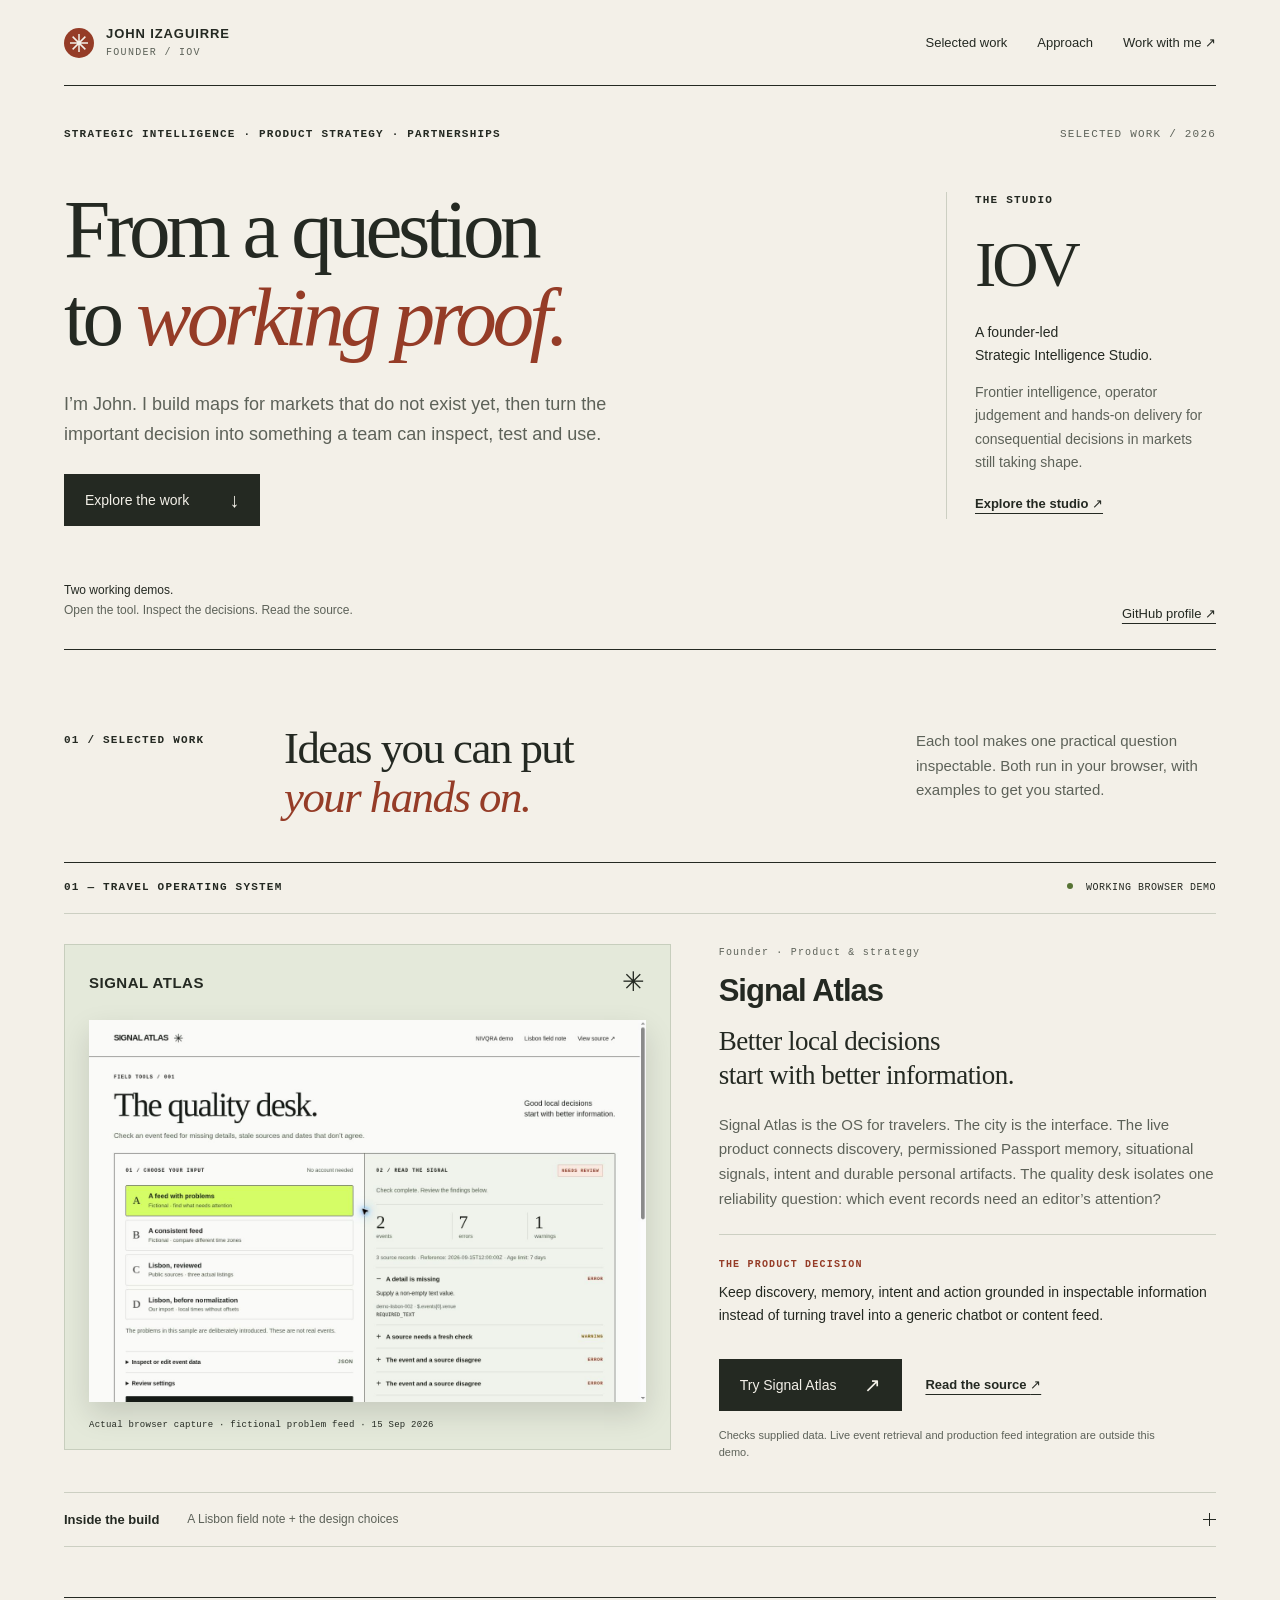
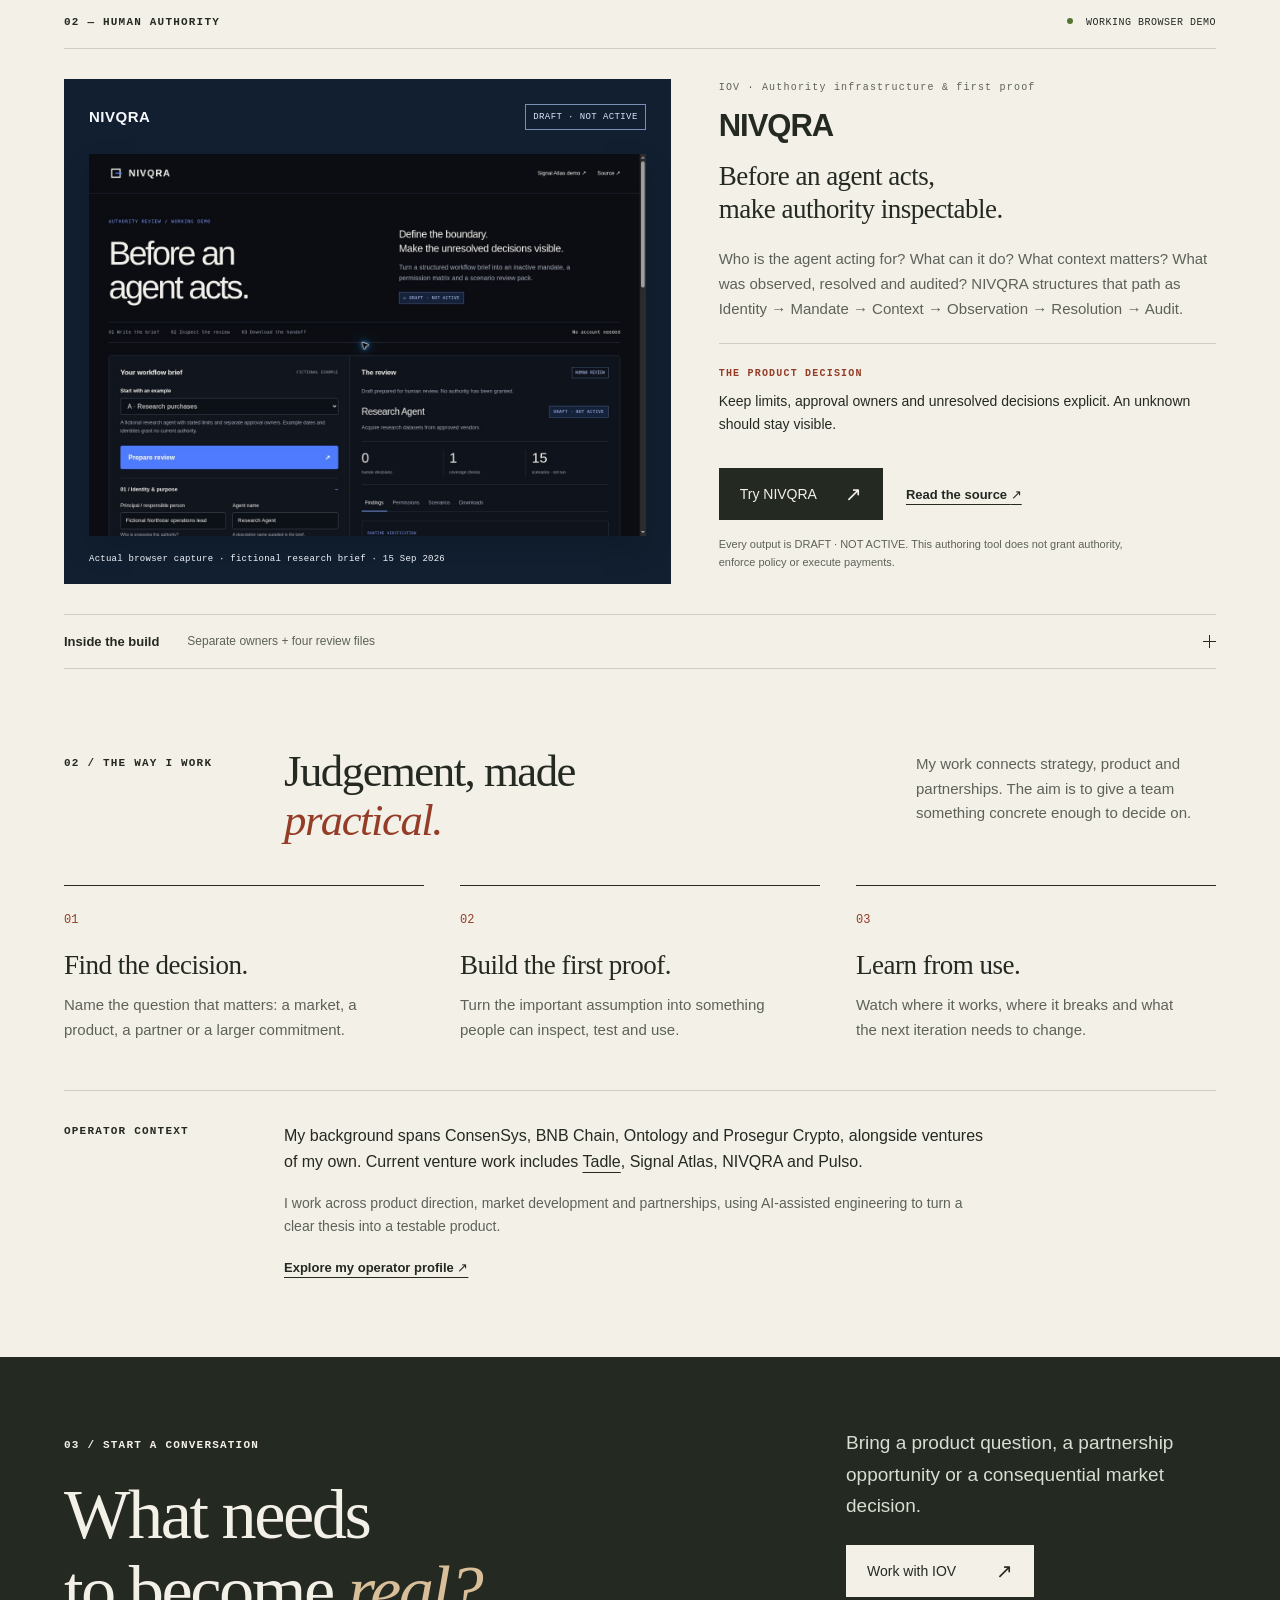
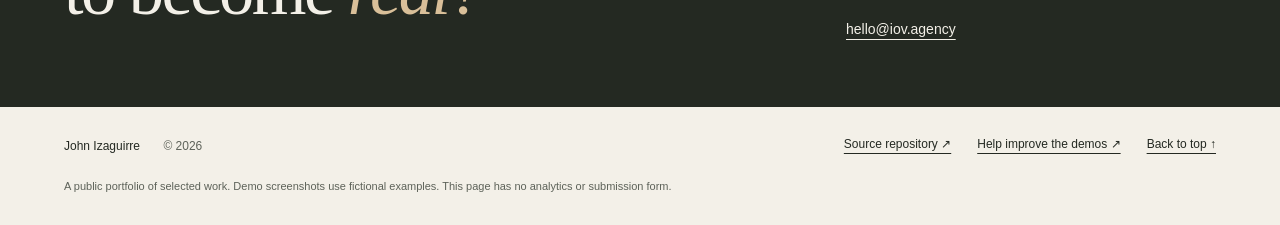
<file: demo/work/index.html>
<!doctype html>
<html lang="en">
<head>
  <meta charset="utf-8">
  <meta name="viewport" content="width=device-width, initial-scale=1">
  <meta name="description" content="John Izaguirre, founder of IOV. Selected work in strategic intelligence, travel operating systems and human authority for autonomous systems.">
  <meta name="theme-color" content="#f3f0e8">
  <meta name="referrer" content="no-referrer">
  <meta property="og:type" content="website">
  <meta property="og:title" content="John Izaguirre · From a question to working proof">
  <meta property="og:description" content="Selected work from IOV: Signal Atlas, NIVQRA and the decisions behind two working demos.">
  <meta property="og:url" content="https://izaguirrejohn-ship-it.github.io/izaguirrejohn-ship-it/work/">
  <link rel="canonical" href="https://izaguirrejohn-ship-it.github.io/izaguirrejohn-ship-it/work/">
  <link rel="icon" href="assets/mark.svg" type="image/svg+xml">
  <link rel="stylesheet" href="styles.css?v=1">
  <title>John Izaguirre · Selected work / IOV</title>
</head>
<body>
  <a class="skip" href="#main">Skip to content</a>
  <header class="masthead wrap">
    <a class="identity" href="./" aria-label="John Izaguirre — selected work"><img src="assets/mark.svg" alt="" width="30" height="30"><span>JOHN IZAGUIRRE<small>FOUNDER / IOV</small></span></a>
    <nav aria-label="Main"><a href="#work">Selected work</a><a href="#approach">Approach</a><a href="#contact">Work with me <span aria-hidden="true">↗</span></a></nav>
  </header>
  <main id="main">
    <section class="hero wrap" aria-labelledby="hero-title">
      <div class="hero-top"><p class="eyebrow">STRATEGIC INTELLIGENCE · PRODUCT STRATEGY · PARTNERSHIPS</p><p class="edition">SELECTED WORK / 2026</p></div>
      <div class="hero-grid"><div><h1 id="hero-title">From a question<br>to <em>working proof.</em></h1><p class="hero-copy">I’m John. I build maps for markets that do not exist yet, then turn the important decision into something a team can inspect, test and use.</p><a class="button dark" href="#work">Explore the work <span aria-hidden="true">↓</span></a></div><aside class="studio-note" aria-label="About IOV"><p class="eyebrow">THE STUDIO</p><p class="studio-name">IOV</p><p>A founder-led<br><strong>Strategic Intelligence Studio.</strong></p><p class="muted">Frontier intelligence, operator judgement and hands-on delivery for consequential decisions in markets still taking shape.</p><a class="text-link" href="https://iov.agency">Explore the studio <span aria-hidden="true">↗</span></a></aside></div>
      <div class="hero-bottom"><p>Two working demos.<br><span>Open the tool. Inspect the decisions. Read the source.</span></p><a href="https://github.com/izaguirrejohn-ship-it">GitHub profile <span aria-hidden="true">↗</span></a></div>
    </section>

    <section id="work" class="work wrap" aria-labelledby="work-title">
      <div class="section-heading"><p class="eyebrow">01 / SELECTED WORK</p><h2 id="work-title">Ideas you can put<br><em>your hands on.</em></h2><p>Each tool makes one practical question inspectable. Both run in your browser, with examples to get you started.</p></div>
      <article id="signal-atlas" class="project" aria-labelledby="signal-title">
        <div class="project-top"><span class="eyebrow">01 — TRAVEL OPERATING SYSTEM</span><span class="status"><i aria-hidden="true"></i> WORKING BROWSER DEMO</span></div>
        <div class="project-grid">
          <div class="project-visual signal-visual"><div class="visual-heading"><span>SIGNAL ATLAS</span><span aria-hidden="true">✳</span></div><a class="capture-link" href="assets/signal-atlas.jpg" aria-label="Open the full Signal Atlas demo screenshot"><img src="assets/signal-atlas.jpg" width="1348" height="926" alt="Signal Atlas quality desk with the fictional problem feed selected and its findings displayed." loading="lazy" decoding="async"></a><p class="caption">Actual browser capture · fictional problem feed · 15 Sep 2026</p></div>
          <div class="project-copy"><p class="project-role">Founder · Product & strategy</p><h3 id="signal-title">Signal Atlas</h3><p class="project-deck">Better local decisions<br>start with better information.</p><p>Signal Atlas is the OS for travelers. The city is the interface. The live product connects discovery, permissioned Passport memory, situational signals, intent and durable personal artifacts. The quality desk isolates one reliability question: which event records need an editor’s attention?</p><div class="decision"><span class="eyebrow">THE PRODUCT DECISION</span><p>Keep discovery, memory, intent and action grounded in inspectable information instead of turning travel into a generic chatbot or content feed.</p></div><div class="project-actions"><a class="button dark" href="../">Try Signal Atlas <span aria-hidden="true">↗</span></a><a class="text-link" href="https://github.com/izaguirrejohn-ship-it/izaguirrejohn-ship-it/tree/main/projects/signal-atlas-data-quality">Read the source <span aria-hidden="true">↗</span></a></div><p class="scope">Checks supplied data. Live event retrieval and production feed integration are outside this demo.</p></div>
        </div>
        <details class="build-note"><summary><span>Inside the build</span><span class="summary-hint">A Lisbon field note + the design choices</span><span class="plus" aria-hidden="true"></span></summary><div class="note-grid"><div><h4>One set of rules.</h4><p>The browser runs the same Python checker as the downloadable package. Findings can be exported as JSON or Markdown and traced to a record.</p></div><div><h4>A small, reproducible case.</h4><p>Three public Lisbon listings exposed a gap in our import: nine timestamps lacked a UTC offset. Explicit time-zone normalization removed those nine errors. This measures our import correction, not an error by the organizers.</p></div><div><h4>Evidence has limits.</h4><p>Related publisher pages are not independent corroboration. A clean report does not establish ticket availability or that an event will happen.</p><a class="text-link" href="https://github.com/izaguirrejohn-ship-it/izaguirrejohn-ship-it/blob/main/projects/signal-atlas-data-quality/case-study/README.md">Read the Lisbon field note ↗</a></div></div></details>
      </article>

      <article id="nivqra" class="project" aria-labelledby="nivqra-title">
        <div class="project-top"><span class="eyebrow">02 — HUMAN AUTHORITY</span><span class="status"><i aria-hidden="true"></i> WORKING BROWSER DEMO</span></div>
        <div class="project-grid">
          <div class="project-visual nivqra-visual"><div class="visual-heading"><span>NIVQRA</span><span class="draft-small">DRAFT · NOT ACTIVE</span></div><a class="capture-link" href="assets/nivqra.jpg" aria-label="Open the full NIVQRA demo screenshot"><img src="assets/nivqra.jpg" width="1348" height="926" alt="NIVQRA authority review with a fictional research-purchasing brief and an inactive review." loading="lazy" decoding="async"></a><p class="caption">Actual browser capture · fictional research brief · 15 Sep 2026</p></div>
          <div class="project-copy"><p class="project-role">IOV · Authority infrastructure & first proof</p><h3 id="nivqra-title">NIVQRA</h3><p class="project-deck">Before an agent acts,<br>make authority inspectable.</p><p>Who is the agent acting for? What can it do? What context matters? What was observed, resolved and audited? NIVQRA structures that path as Identity → Mandate → Context → Observation → Resolution → Audit.</p><div class="decision"><span class="eyebrow">THE PRODUCT DECISION</span><p>Keep limits, approval owners and unresolved decisions explicit. An unknown should stay visible.</p></div><div class="project-actions"><a class="button dark" href="../nivqra/">Try NIVQRA <span aria-hidden="true">↗</span></a><a class="text-link" href="https://github.com/izaguirrejohn-ship-it/izaguirrejohn-ship-it/tree/main/projects/nivqra-authority-review">Read the source <span aria-hidden="true">↗</span></a></div><p class="scope">Every output is DRAFT · NOT ACTIVE. This authoring tool does not grant authority, enforce policy or execute payments.</p></div>
        </div>
        <details class="build-note"><summary><span>Inside the build</span><span class="summary-hint">Separate owners + four review files</span><span class="plus" aria-hidden="true"></span></summary><div class="note-grid"><div><h4>Ownership is specific.</h4><p>The person approving a larger amount may differ from the person approving a new counterparty. One name cannot silently fill both responsibilities.</p></div><div><h4>A reviewable handoff.</h4><p>A guided brief produces an inactive mandate, a permission matrix, scenario specifications and a readable review. The browser uses the original Python compiler.</p></div><div><h4>Draft means draft.</h4><p>Scenario specifications are marked not run. They need testing against the actual implementation; generating the documents never activates authority.</p><a class="text-link" href="https://github.com/izaguirrejohn-ship-it/izaguirrejohn-ship-it/blob/main/demo/nivqra/README.md">Read the workflow note ↗</a></div></div></details>
      </article>
    </section>

    <section id="approach" class="approach wrap" aria-labelledby="approach-title"><div class="section-heading"><p class="eyebrow">02 / THE WAY I WORK</p><h2 id="approach-title">Judgement, made<br><em>practical.</em></h2><p>My work connects strategy, product and partnerships. The aim is to give a team something concrete enough to decide on.</p></div><ol class="method"><li><span class="method-number">01</span><h3>Find the decision.</h3><p>Name the question that matters: a market, a product, a partner or a larger commitment.</p></li><li><span class="method-number">02</span><h3>Build the first proof.</h3><p>Turn the important assumption into something people can inspect, test and use.</p></li><li><span class="method-number">03</span><h3>Learn from use.</h3><p>Watch where it works, where it breaks and what the next iteration needs to change.</p></li></ol><div class="background"><p class="eyebrow">OPERATOR CONTEXT</p><div><p>My background spans ConsenSys, BNB Chain, Ontology and Prosegur Crypto, alongside ventures of my own. Current venture work includes <a href="https://tadle.com">Tadle</a>, Signal Atlas, NIVQRA and Pulso.</p><p class="muted">I work across product direction, market development and partnerships, using AI-assisted engineering to turn a clear thesis into a testable product.</p><a class="text-link" href="https://iov.agency/operator">Explore my operator profile ↗</a></div></div></section>

    <section id="contact" class="contact" aria-labelledby="contact-title"><div class="wrap contact-grid"><div><p class="eyebrow">03 / START A CONVERSATION</p><h2 id="contact-title">What needs<br>to become <em>real?</em></h2></div><div class="contact-copy"><p>Bring a product question, a partnership opportunity or a consequential market decision.</p><a class="button light" href="https://iov.agency/contact">Work with IOV <span aria-hidden="true">↗</span></a><a class="email" href="mailto:hello@iov.agency">hello@iov.agency</a></div></div></section>
  </main>
  <footer class="wrap footer"><p>John Izaguirre <span>© 2026</span></p><nav aria-label="Footer"><a href="https://github.com/izaguirrejohn-ship-it/izaguirrejohn-ship-it">Source repository ↗</a><a href="feedback.html">Help improve the demos ↗</a><a href="#main">Back to top ↑</a></nav><p class="footer-note">A public portfolio of selected work. Demo screenshots use fictional examples. This page has no analytics or submission form.</p></footer>
</body>
</html>
</file>
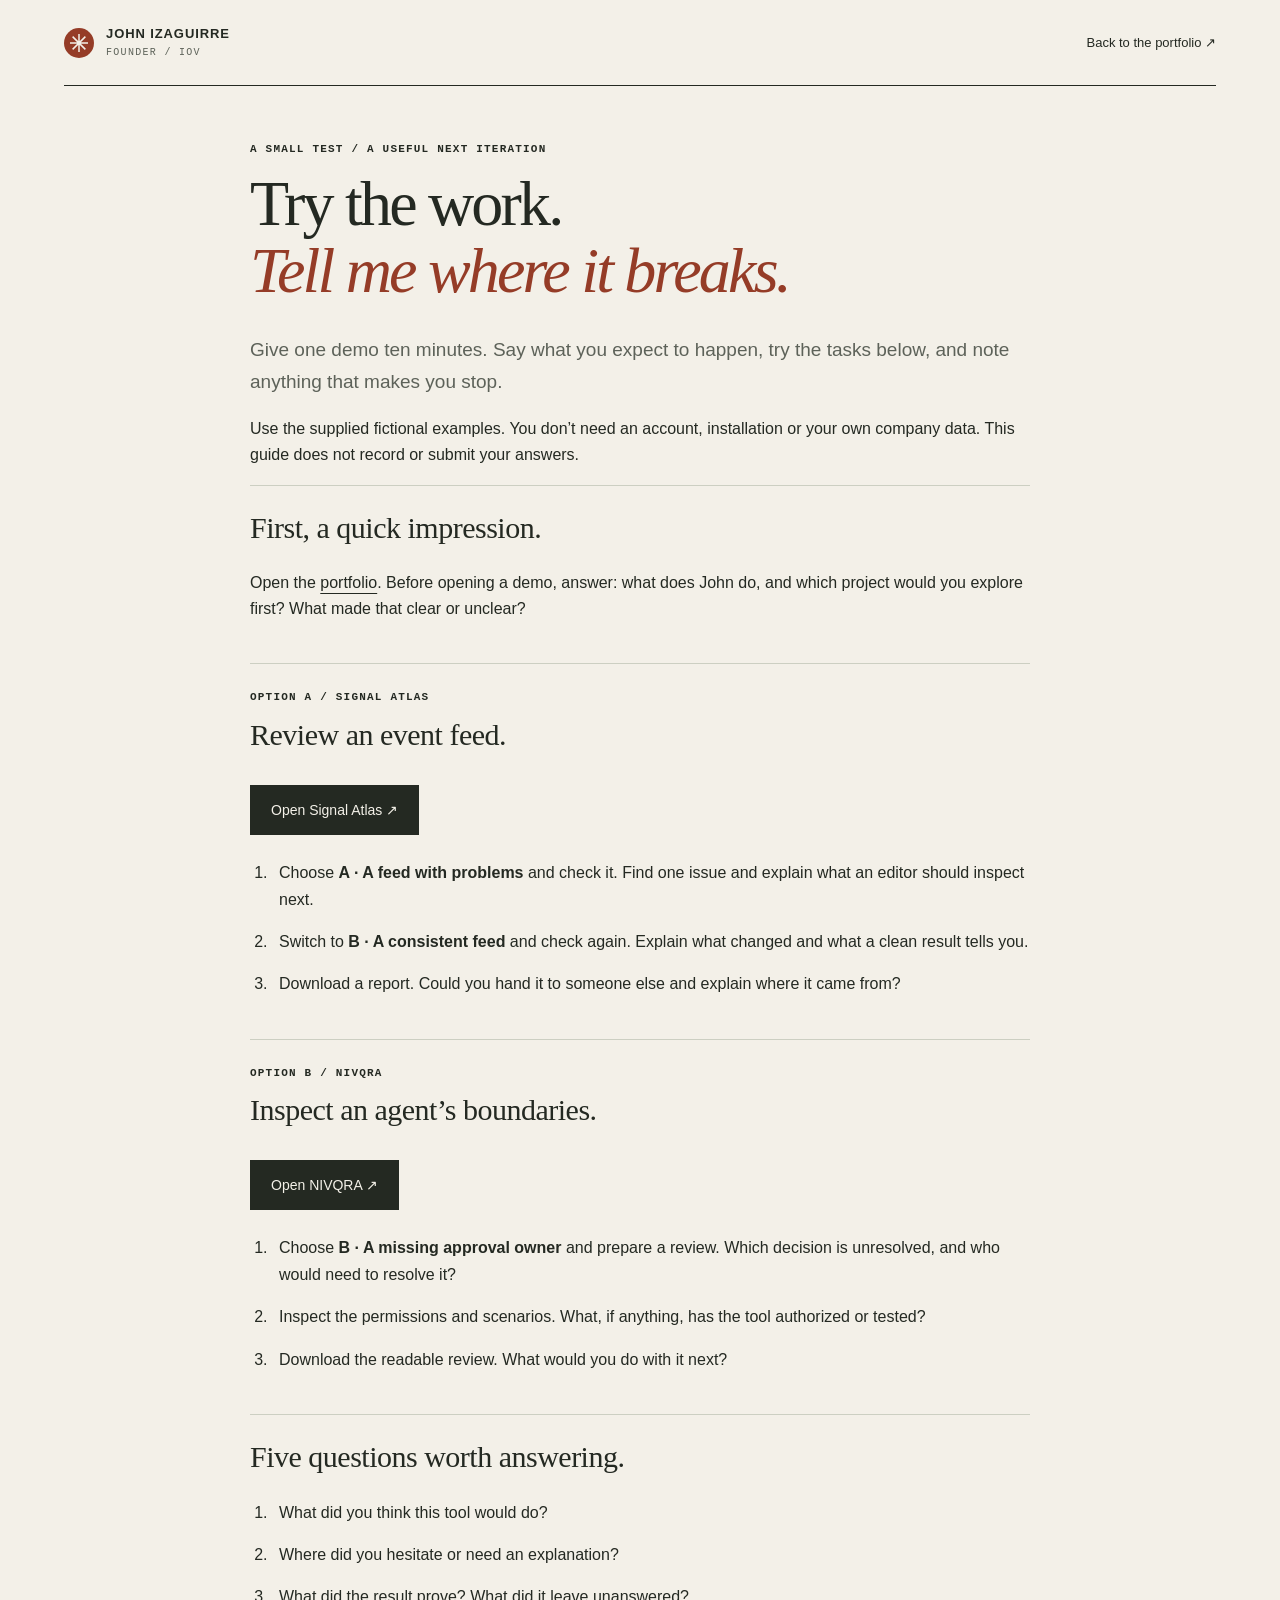
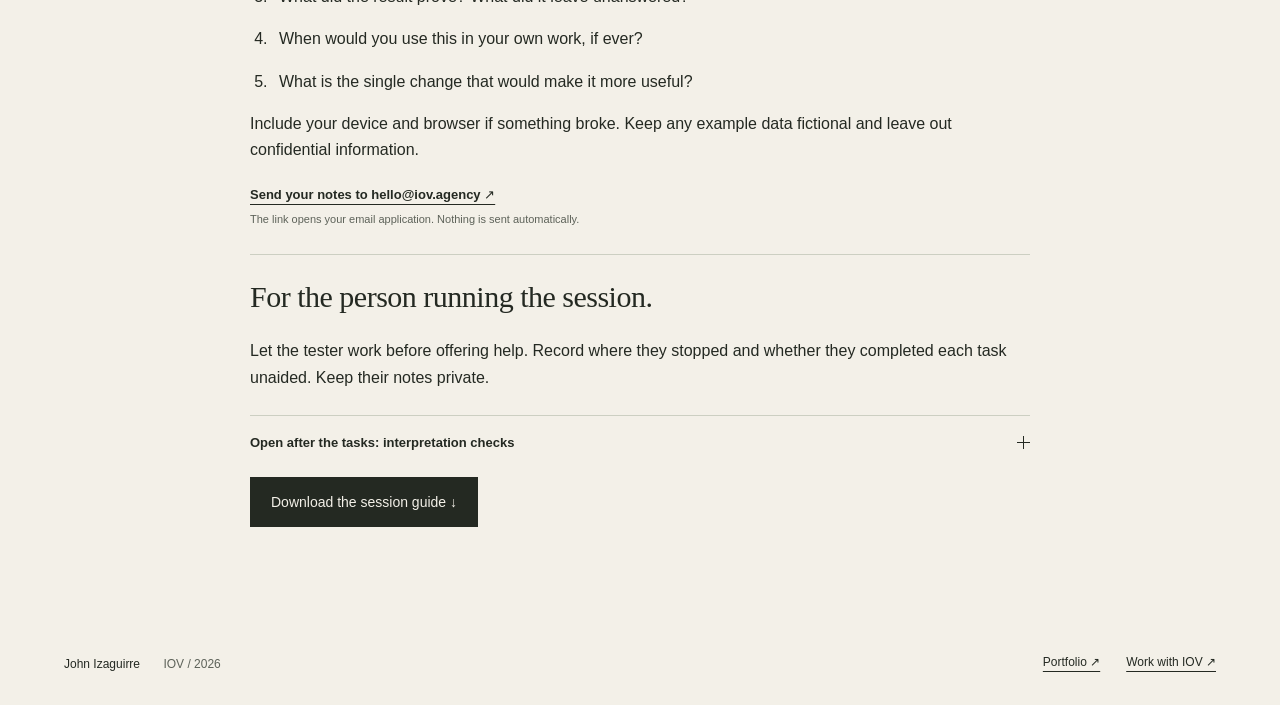
<file: demo/work/feedback.html>
<!doctype html>
<html lang="en">
<head><meta charset="utf-8"><meta name="viewport" content="width=device-width, initial-scale=1"><meta name="description" content="A short, task-based review of John Izaguirre's Signal Atlas and NIVQRA browser demos."><meta name="referrer" content="no-referrer"><link rel="icon" href="assets/mark.svg" type="image/svg+xml"><link rel="stylesheet" href="styles.css?v=1"><title>Try the work · IOV feedback guide</title></head>
<body>
<a class="skip" href="#main">Skip to the guide</a>
<header class="masthead wrap"><a class="identity" href="./"><img src="assets/mark.svg" alt="" width="30" height="30"><span>JOHN IZAGUIRRE<small>FOUNDER / IOV</small></span></a><nav aria-label="Main"><a href="./">Back to the portfolio ↗</a></nav></header>
<main id="main" class="guide wrap"><p class="eyebrow">A SMALL TEST / A USEFUL NEXT ITERATION</p><h1>Try the work.<br><em>Tell me where it breaks.</em></h1><p class="lead">Give one demo ten minutes. Say what you expect to happen, try the tasks below, and note anything that makes you stop.</p><p>Use the supplied fictional examples. You don’t need an account, installation or your own company data. This guide does not record or submit your answers.</p>
<section class="guide-section" aria-labelledby="first"><h2 id="first">First, a quick impression.</h2><p>Open the <a href="./">portfolio</a>. Before opening a demo, answer: what does John do, and which project would you explore first? What made that clear or unclear?</p></section>
<section class="guide-section" aria-labelledby="signal"><p class="eyebrow">OPTION A / SIGNAL ATLAS</p><h2 id="signal">Review an event feed.</h2><a class="button dark" href="../">Open Signal Atlas ↗</a><ol><li>Choose <strong>A · A feed with problems</strong> and check it. Find one issue and explain what an editor should inspect next.</li><li>Switch to <strong>B · A consistent feed</strong> and check again. Explain what changed and what a clean result tells you.</li><li>Download a report. Could you hand it to someone else and explain where it came from?</li></ol></section>
<section class="guide-section" aria-labelledby="nivqra"><p class="eyebrow">OPTION B / NIVQRA</p><h2 id="nivqra">Inspect an agent’s boundaries.</h2><a class="button dark" href="../nivqra/">Open NIVQRA ↗</a><ol><li>Choose <strong>B · A missing approval owner</strong> and prepare a review. Which decision is unresolved, and who would need to resolve it?</li><li>Inspect the permissions and scenarios. What, if anything, has the tool authorized or tested?</li><li>Download the readable review. What would you do with it next?</li></ol></section>
<section class="guide-section" aria-labelledby="questions"><h2 id="questions">Five questions worth answering.</h2><ol><li>What did you think this tool would do?</li><li>Where did you hesitate or need an explanation?</li><li>What did the result prove? What did it leave unanswered?</li><li>When would you use this in your own work, if ever?</li><li>What is the single change that would make it more useful?</li></ol><p>Include your device and browser if something broke. Keep any example data fictional and leave out confidential information.</p><a class="text-link" href="mailto:hello@iov.agency?subject=IOV%20demo%20feedback">Send your notes to hello@iov.agency ↗</a><p class="scope">The link opens your email application. Nothing is sent automatically.</p></section>
<section class="guide-section" aria-labelledby="facilitator"><h2 id="facilitator">For the person running the session.</h2><p>Let the tester work before offering help. Record where they stopped and whether they completed each task unaided. Keep their notes private.</p><details><summary>Open after the tasks: interpretation checks <span class="plus" aria-hidden="true"></span></summary><ul><li><strong>Signal Atlas:</strong> A has 7 errors and 1 warning; B has no findings under its preset review settings. Passing checks does not verify that an event will happen or that tickets are available.</li><li><strong>NIVQRA:</strong> B is missing a new-counterparty approver. Its amount approver remains separate. Every output is inactive, and scenario specifications have not been executed.</li><li>If a tester reads a result as verified event truth or active authority, record a comprehension problem even when every button works.</li></ul></details><a class="button dark" href="feedback-guide.md" download>Download the session guide ↓</a></section>
</main><footer class="wrap footer"><p>John Izaguirre <span>IOV / 2026</span></p><nav aria-label="Footer"><a href="./">Portfolio ↗</a><a href="https://iov.agency/contact">Work with IOV ↗</a></nav></footer>
</body></html>
</file>
<file: demo/work/styles.css>
:root{color-scheme:light;--paper:#f3f0e8;--ink:#242922;--muted:#5d6259;--line:#cccfc2;--accent:#953c27;--sage:#dce1d2;font-family:Arial,Helvetica,sans-serif;color:var(--ink);background:var(--paper);font-synthesis:none}
*{box-sizing:border-box}body{margin:0}a{color:inherit;text-underline-offset:5px}img{max-width:100%;height:auto;display:block}p{line-height:1.65}h1,h2,h3,h4,p{margin-top:0}a,summary{touch-action:manipulation}a:focus-visible,summary:focus-visible{outline:3px solid var(--accent);outline-offset:6px}.wrap{width:min(1280px,90%);margin-inline:auto}.skip{position:absolute;left:20px;top:-100px;background:var(--ink);color:var(--paper);padding:16px;z-index:10}.skip:focus{top:12px}.masthead{display:flex;justify-content:space-between;align-items:center;padding:25px 0;border-bottom:1px solid var(--ink);gap:24px}.identity{display:flex;align-items:center;gap:12px;text-decoration:none;font-size:13px;font-weight:700;letter-spacing:.9px}.identity img{width:30px;height:30px}.identity small{display:block;font:10px/1.5 'Courier New',monospace;letter-spacing:1.3px;color:var(--muted);margin-top:4px}.masthead nav{display:flex;gap:30px;font-size:13px}.masthead nav a{text-decoration:none;padding:10px 0}.masthead nav a:hover{text-decoration:underline}.eyebrow,.edition,.project-role,.caption,.status,.draft-small{font:11px/1.6 'Courier New',monospace;letter-spacing:1.2px}.eyebrow{font-weight:700}.hero{padding-top:40px}.hero-top{display:flex;justify-content:space-between;gap:24px}.edition{color:var(--muted);white-space:nowrap}.hero-grid{display:grid;grid-template-columns:minmax(0,1fr) 270px;gap:70px;align-items:start;margin-top:30px}h1,h2,.project-deck,.studio-name{font-family:Georgia,'Times New Roman',serif;font-weight:400}h1{font-size:clamp(56px,6.5vw,91px);line-height:1.06;letter-spacing:-4.5px;margin-bottom:29px}h1 em,h2 em{font-weight:400;color:var(--accent)}.hero-copy{font-size:18px;max-width:580px;color:var(--muted);margin-bottom:25px}.button{display:inline-flex;justify-content:space-between;align-items:center;gap:40px;min-height:50px;padding:15px 20px;font-size:14px;text-decoration:none;border:1px solid transparent}.button span{font-size:20px;line-height:1}.dark{background:var(--ink);color:var(--paper)}.dark:hover{background:var(--accent)}.light{background:var(--paper);color:var(--ink)}.light:hover{background:#e4d8bd}.studio-note{border-left:1px solid var(--line);padding:0 0 0 28px;margin-top:7px}.studio-name{font-size:64px;letter-spacing:-4px;line-height:1;margin:24px 0}.studio-note p{font-size:14px}.studio-note .eyebrow{font-size:11px}.studio-note .studio-name{font-size:64px}.studio-note strong{font-weight:400}.muted{color:var(--muted)}.text-link{display:inline-block;font-size:13px;font-weight:600;line-height:1.65;padding:5px 0}.hero-bottom{display:flex;justify-content:space-between;align-items:end;gap:25px;border-bottom:1px solid var(--ink);padding:45px 0 28px;margin-top:10px;font-size:12px}.hero-bottom p{margin:0}.hero-bottom p span{color:var(--muted)}.hero-bottom>a{font-size:13px}.section-heading{display:grid;grid-template-columns:190px minmax(0,1fr) 300px;align-items:start;gap:30px;padding:74px 0 40px}.section-heading>.eyebrow{padding-top:8px}.section-heading h2{font-size:clamp(35px,3.5vw,49px);line-height:1.1;letter-spacing:-1.5px;margin:0}.section-heading>p:last-child{font-size:15px;color:var(--muted);margin:5px 0 0}.project{margin-bottom:50px}.project-top{display:flex;align-items:center;justify-content:space-between;gap:15px;padding:16px 0;border-top:1px solid var(--ink);border-bottom:1px solid var(--line)}.status{letter-spacing:.5px;font-size:10px}.status i{display:inline-block;width:6px;height:6px;border-radius:50%;background:#567334;margin-right:6px;vertical-align:1px}.project-grid{display:grid;grid-template-columns:minmax(0,1.22fr) minmax(0,1fr);gap:48px;align-items:start;padding:30px 0}.project-visual{padding:24px 24px 16px;border:1px solid #c7cebd;overflow:hidden}.signal-visual{background:#e4e9da}.nivqra-visual{background:#111f30;color:#f4f7fc;border-color:#111f30}.visual-heading{display:flex;align-items:center;justify-content:space-between;font-size:15px;font-weight:700;letter-spacing:.5px;margin-bottom:24px;gap:15px}.visual-heading>span:last-child:not(.draft-small){font-size:27px;line-height:1}.capture-link{display:block;background:var(--paper);box-shadow:0 12px 28px #0002}.capture-link img{width:100%;height:auto;aspect-ratio:auto}.capture-link:hover{outline:2px solid currentColor;outline-offset:4px}.caption{font-size:9px;letter-spacing:.25px;margin:17px 0 0;line-height:1.5}.draft-small{font-size:9px;letter-spacing:.4px;border:1px solid #788fb4;padding:5px 7px;color:#d8e5ff}.project-role{font-size:10px;margin:1px 0 12px;color:var(--muted)}.project-copy h3{font-size:31px;letter-spacing:-1px;margin:0 0 16px}.project-deck{font-size:27px;line-height:1.25;letter-spacing:-.5px;margin-bottom:20px}.project-copy>p:not(.project-role):not(.project-deck):not(.scope){font-size:15px;color:var(--muted)}.decision{padding:18px 0 2px;border-top:1px solid var(--line);margin-top:22px}.decision .eyebrow{font-size:10px;color:var(--accent)}.decision p{font-size:14px;margin-top:8px}.project-actions{display:flex;align-items:center;gap:23px;flex-wrap:wrap;margin:16px 0}.project-actions .button{gap:28px}.scope{font-size:11px;line-height:1.6;color:var(--muted);max-width:440px;margin-bottom:0}.build-note{border-block:1px solid var(--line)}summary{display:flex;align-items:center;gap:28px;cursor:pointer;list-style:none;padding:19px 0;font-size:13px}summary::-webkit-details-marker{display:none}summary>span:first-child{font-weight:600}.summary-hint{color:var(--muted);font-size:12px}.plus{margin-left:auto;width:13px;height:13px;position:relative;flex:none}.plus::before,.plus::after{content:'';position:absolute;background:var(--ink);inset:6px 0;height:1px}.plus::after{transform:rotate(90deg)}details[open] .plus::after{display:none}.note-grid{display:grid;grid-template-columns:repeat(3,minmax(0,1fr));gap:35px;padding:12px 0 28px}.note-grid h4{font-size:16px;margin:0 0 9px}.note-grid p{font-size:14px;color:var(--muted);margin:0 0 12px}.approach{padding-bottom:74px}.approach .section-heading{padding-top:28px}.method{display:grid;grid-template-columns:repeat(3,minmax(0,1fr));gap:36px;padding:0;margin:0;list-style:none}.method li{border-top:1px solid var(--ink);padding-top:23px}.method-number{font:12px 'Courier New',monospace;color:var(--accent)}.method h3{font-family:Georgia,serif;font-size:27px;font-weight:400;letter-spacing:-.5px;margin:23px 0 12px}.method p{font-size:15px;color:var(--muted);max-width:330px}.background{display:grid;grid-template-columns:190px minmax(0,1fr);gap:30px;border-top:1px solid var(--line);padding-top:32px;margin-top:32px}.background>div{max-width:700px}.background p{font-size:16px}.background>.eyebrow{font-size:11px}.background .muted{font-size:14px}.contact{background:var(--ink);color:var(--paper);padding:70px 0}.contact-grid{display:grid;grid-template-columns:minmax(0,1fr) 370px;gap:80px;align-items:center}.contact h2{font-size:clamp(47px,5.5vw,76px);line-height:1.07;letter-spacing:-2.5px;margin:23px 0 0}.contact h2 em{color:#d9bf99}.contact-copy>p{font-size:19px;color:#d9ddd2;margin-bottom:24px}.email{display:block;width:fit-content;font-size:14px;margin-top:24px}.footer{padding:30px 0;display:flex;flex-wrap:wrap;justify-content:space-between;gap:20px;font-size:12px}.footer>p{margin:0}.footer>p>span{color:var(--muted);margin-left:20px}.footer nav{display:flex;gap:26px}.footer .footer-note{width:100%;font-size:11px;color:var(--muted)}
/* The feedback guide shares the portfolio's type, spacing and navigation. */
.guide{max-width:780px;padding-top:55px;padding-bottom:65px}.guide h1{font-size:64px;letter-spacing:-2.8px}.guide .lead{font-size:19px;color:var(--muted)}.guide-section{padding:25px 0;border-top:1px solid var(--line)}.guide-section h2{font-size:30px;letter-spacing:-.5px}.guide-section li{line-height:1.7;margin-bottom:15px;padding-left:7px}.guide-section ol{padding-left:22px}.guide-section details{border-top:1px solid var(--line);margin-top:24px}.guide-section details p,.guide-section details li{font-size:14px}.guide-section details summary{font-weight:600}.guide .button{margin:8px 0}.guide a:not(.button){overflow-wrap:anywhere}
@media(max-width:1050px){.hero-grid{grid-template-columns:minmax(0,1fr) 230px;gap:40px}h1{font-size:68px;letter-spacing:-3.2px}.section-heading{grid-template-columns:150px minmax(0,1fr) 240px;gap:25px}.project-grid{gap:30px}.project-visual{padding:18px 18px 14px}.contact-grid{gap:45px;grid-template-columns:1fr 310px}.visual-heading{font-size:13px}.draft-small{font-size:8px}.project-actions{gap:14px}.background{grid-template-columns:150px minmax(0,1fr);gap:25px}}
@media(max-width:800px){.hero-grid{grid-template-columns:1fr}.studio-note{display:block;border-left:0;border-top:1px solid var(--line);padding:20px 0 0;max-width:590px}.studio-note .studio-name{display:none}.studio-note .eyebrow{margin-bottom:10px}.studio-note p{margin-bottom:10px}.hero-copy{max-width:590px}.section-heading{grid-template-columns:1fr 1fr;gap:22px}.section-heading>.eyebrow{grid-column:1/-1;margin:0}.project-grid{grid-template-columns:1fr;gap:28px}.project-visual{padding:24px;max-width:100%}.project-copy{max-width:620px}.project-copy h3{font-size:33px}.project-role{font-size:11px}.scope{max-width:560px}.project-actions{gap:26px}.note-grid{grid-template-columns:1fr;gap:15px}.method{gap:23px}.method h3{font-size:24px}.contact-grid{grid-template-columns:1fr 270px;gap:28px}.contact-copy>p{font-size:17px}.background{grid-template-columns:1fr;gap:8px}.background>.eyebrow{margin-bottom:8px}.footer nav{gap:20px}}
@media(max-width:540px){.wrap{width:89%}.masthead{align-items:start;padding:21px 0;gap:16px}.identity{font-size:11px;letter-spacing:.6px;gap:9px}.identity img{width:26px;height:26px}.identity small{font-size:9px;letter-spacing:1px}.masthead nav{gap:1px;flex-direction:column;align-items:end;font-size:12px}.masthead nav a{padding:4px 0}.hero{padding-top:30px}.hero-top{display:block}.hero-top .eyebrow{font-size:9px;letter-spacing:.6px;margin:0}.edition{font-size:9px;margin:9px 0 0}.hero-grid{margin-top:25px;gap:0}h1{font-size:clamp(40px,10.6vw,58px);letter-spacing:-2.5px;line-height:1.08;margin-bottom:23px}.hero-copy{font-size:16px}.hero-bottom{padding:28px 0 23px;margin-top:10px;align-items:start;gap:20px}.hero-bottom p{font-size:11px;max-width:215px}.hero-bottom>a{font-size:11px;white-space:nowrap}.section-heading{grid-template-columns:1fr;padding:45px 0 28px;gap:18px}.section-heading h2{font-size:36px}.section-heading>p:last-child{font-size:14px;max-width:350px;margin:0}.project-top{align-items:start;gap:10px}.project-top .eyebrow{font-size:9px;letter-spacing:.5px}.status{font-size:8px;letter-spacing:0;max-width:118px;text-align:right}.status i{width:5px;height:5px}.project-grid{padding:20px 0 24px}.project-visual{padding:15px 15px 12px}.visual-heading{margin-bottom:16px;font-size:13px}.draft-small{font-size:8px}.caption{font-size:8px}.project-copy h3{font-size:30px}.project-deck{font-size:26px}.project-actions{gap:19px}.project-actions .button{gap:20px;padding:13px 15px;font-size:13px}.project-actions .text-link{font-size:12px}.project{margin-bottom:38px}.summary-hint{display:none}summary{padding:18px 0}.method{grid-template-columns:1fr;gap:14px}.method li{padding-top:17px}.method h3{margin:12px 0 8px;font-size:27px}.method p{max-width:100%;font-size:14px}.approach .section-heading{padding-top:4px}.approach{padding-bottom:42px}.background{margin-top:22px;padding-top:25px}.background p{font-size:15px}.contact{padding:42px 0}.contact-grid{grid-template-columns:1fr;gap:26px}.contact h2{font-size:52px}.contact-copy{max-width:320px}.contact-copy>p{font-size:16px}.footer{font-size:11px;padding:25px 0}.footer nav{flex-wrap:wrap;gap:16px}.footer .footer-note{font-size:10px}.guide{padding-top:35px}.guide h1{font-size:46px;letter-spacing:-2px}.guide .lead{font-size:17px}}
@media(prefers-reduced-motion:no-preference){html{scroll-behavior:smooth}.button{transition:background-color .15s,color .15s}section[id],article[id]{scroll-margin-top:25px}}
@media print{.masthead nav,.button,.footer nav,.skip{display:none}body{background:#fff;color:#111}.wrap{width:100%}.hero-grid{grid-template-columns:1fr}.studio-note{display:none}details{break-inside:avoid}.project,.method{break-inside:avoid}.contact{background:#fff;color:#111;padding:20px 0}.contact h2 em,.contact-copy>p{color:#333}.capture-link{box-shadow:none}.project-visual{max-width:500px}.guide{padding:0}.guide-section{break-inside:avoid}}
</file>
